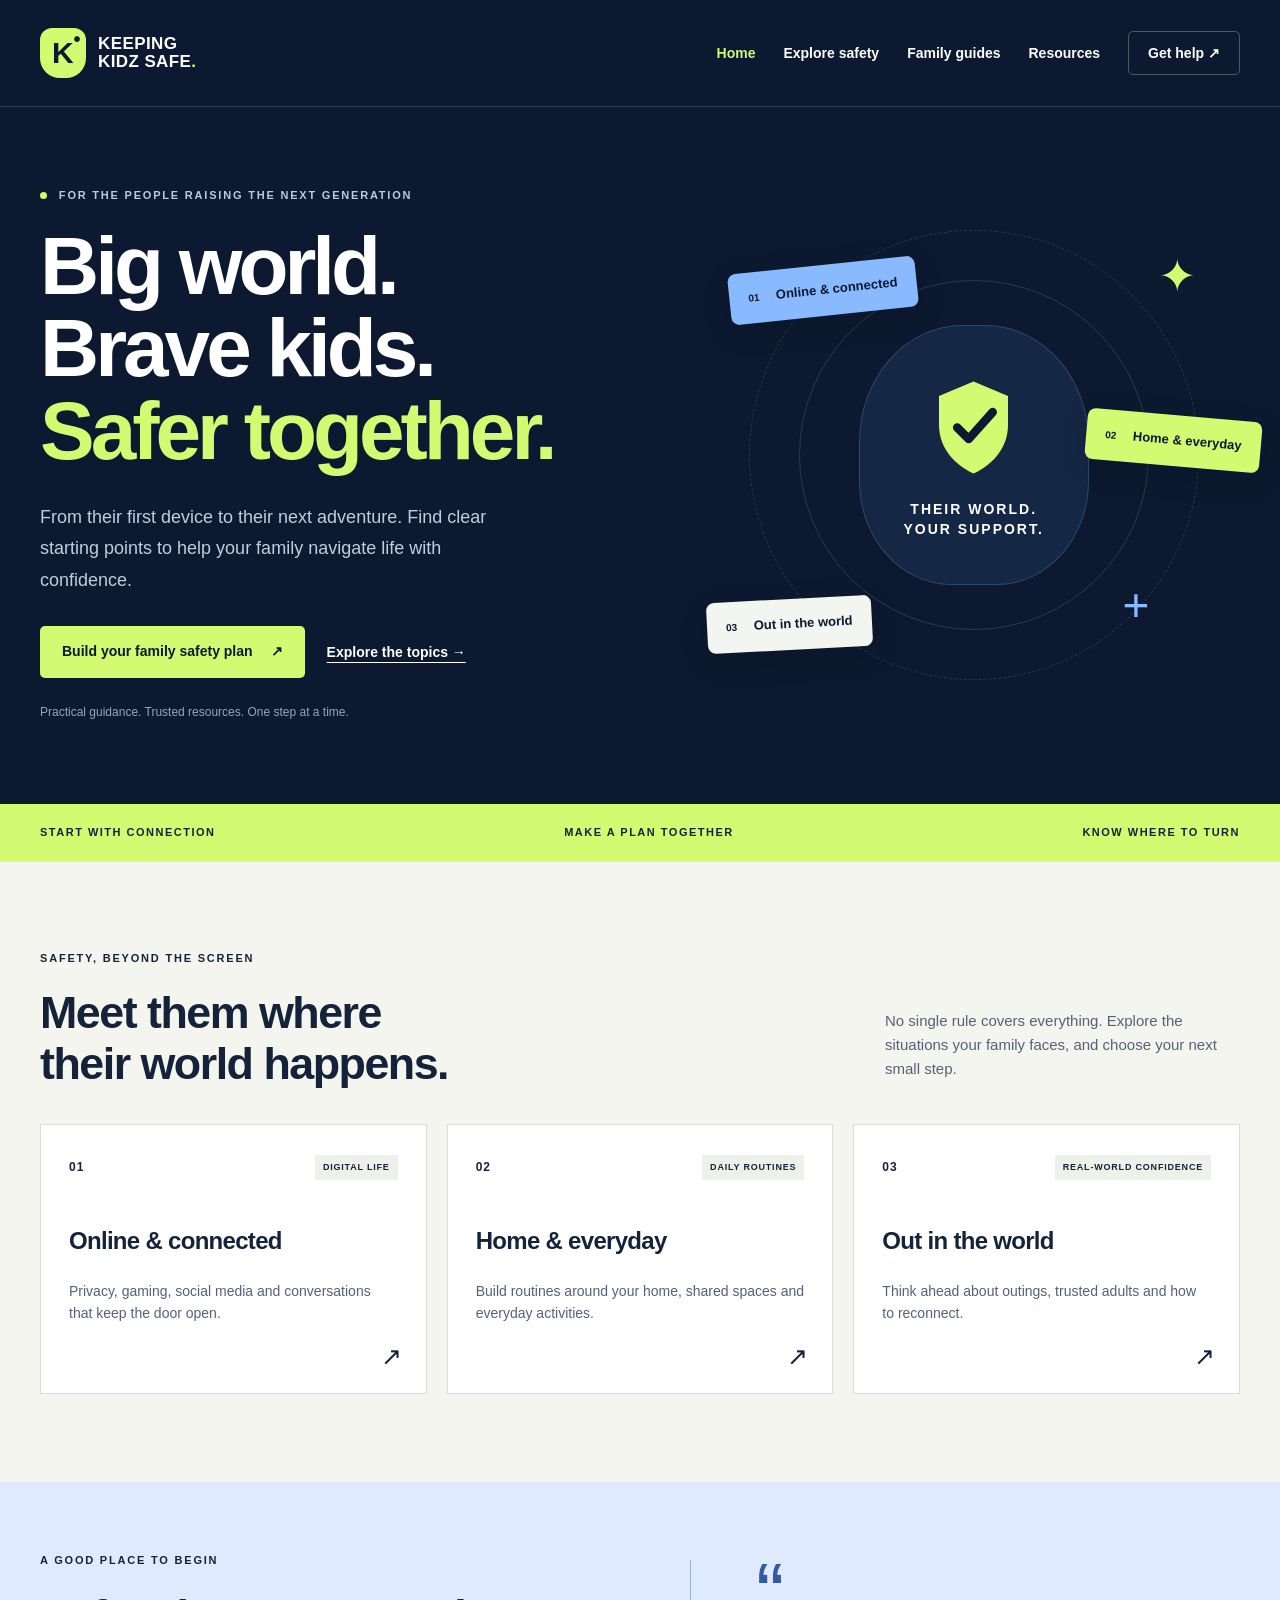
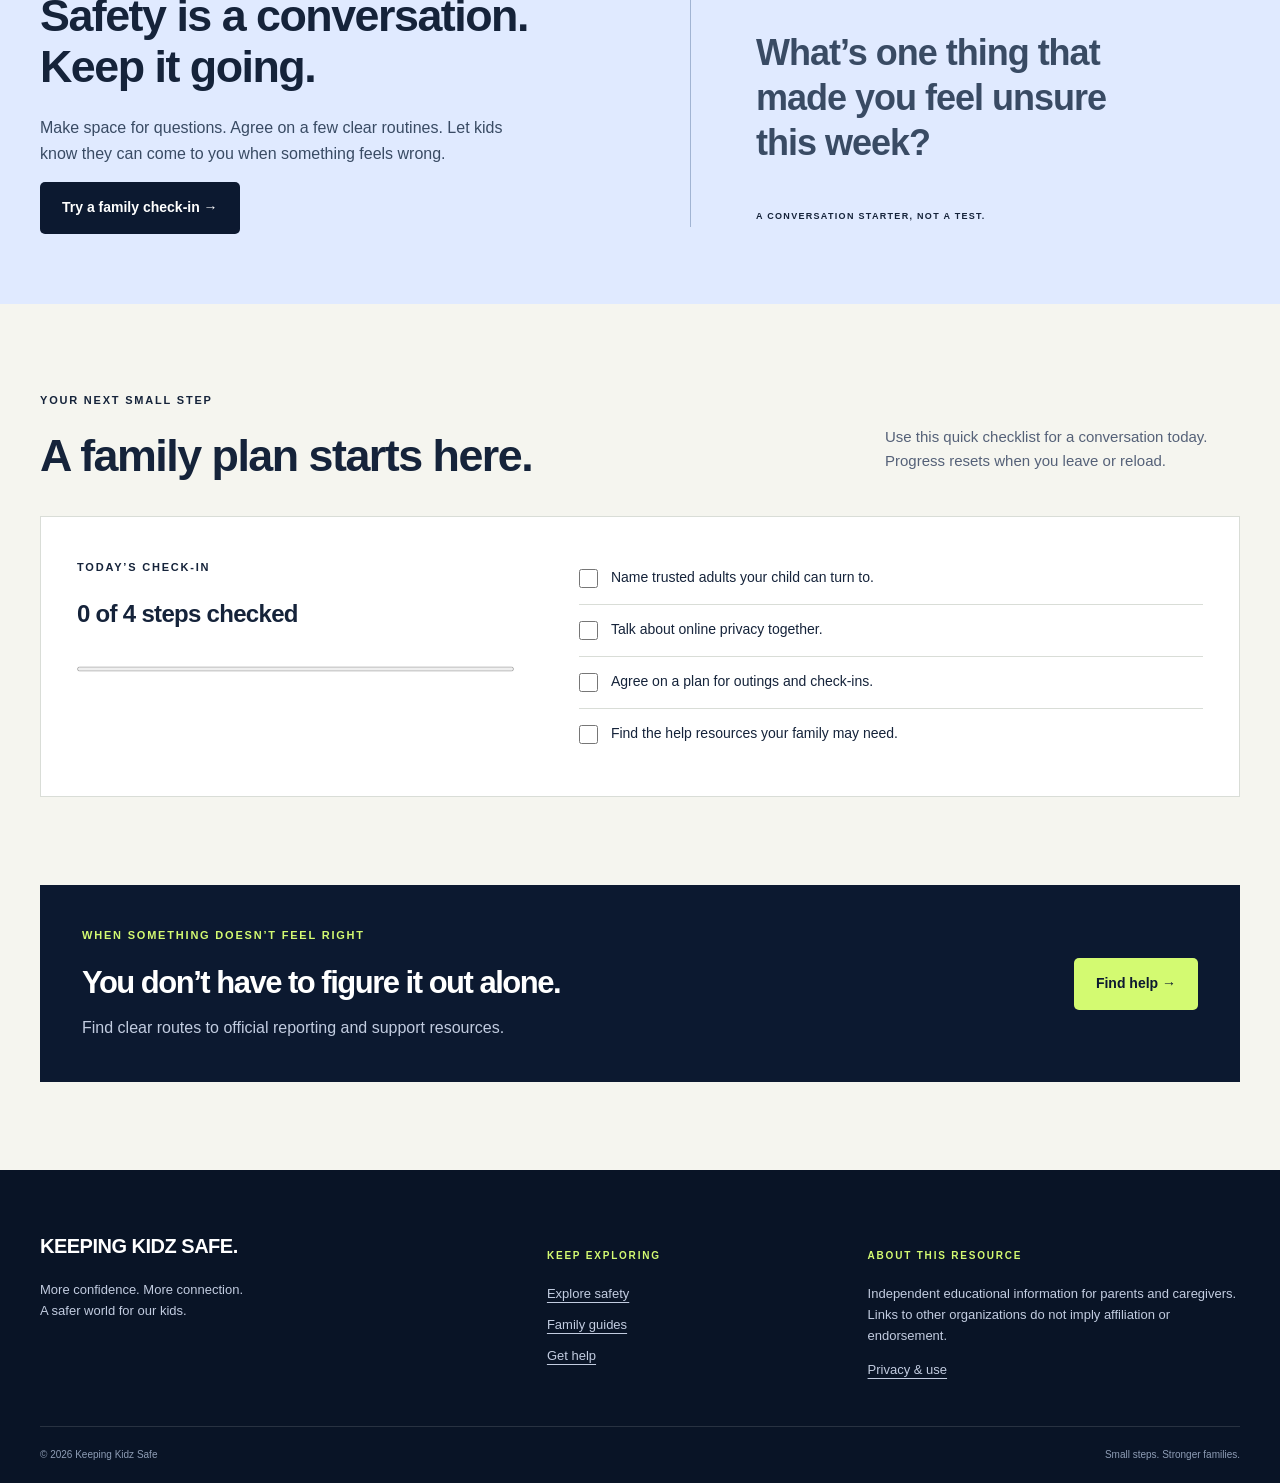
<file: index.html>
<!doctype html>
<html lang="en">
<head>
<meta charset="utf-8">
<meta name="viewport" content="width=device-width,initial-scale=1">
<meta name="description" content="Practical starting points for families: online safety, everyday safety, trusted resources and help.">
<meta name="referrer" content="strict-origin-when-cross-origin">
<title>Home | Keeping Kidz Safe</title>
<link rel="stylesheet" href="/styles.css">
<script src="/script.js" defer>
</script>
</head>
<body>
<a class="skip" href="#main">Skip to content</a>
<header>
<div class="wrap topbar">
<a class="brand" href="/" aria-label="Keeping Kidz Safe home">
<span class="brand-icon" aria-hidden="true">K<span>•</span>
</span>
<span>KEEPING<br>KIDZ SAFE<span class="brand-dot">.</span>
</span>
</a>
<button class="menu" aria-controls="navigation" aria-expanded="false">Menu</button>
<nav id="navigation">
<a href="/" aria-current="page">Home</a>
<a href="/learn.html">Explore safety</a>
<a href="/guides.html">Family guides</a>
<a href="/tools.html">Resources</a>
<a class="help-link" href="/help.html">Get help <span aria-hidden="true">↗</span>
</a>
</nav>
</div>
</header>
<main id="main">
<section class="hero">
<div class="wrap hero-grid">
<div>
<p class="eyebrow">
<span class="status-dot">
</span> FOR THE PEOPLE RAISING THE NEXT GENERATION</p>
<h1>Big world.<br>Brave kids.<br>
<span>Safer together.</span>
</h1>
<p class="lead">From their first device to their next adventure. Find clear starting points to help your family navigate life with confidence.</p>
<div class="actions">
<a class="button lime" href="/guides.html">Build your family safety plan <span aria-hidden="true">↗</span>
</a>
<a class="text-link light" href="/learn.html">Explore the topics →</a>
</div>
<p class="hero-note">Practical guidance. Trusted resources. One step at a time.</p>
</div>
<div class="orbit" aria-label="Child safety begins with connection, online, at home and out in the world">
<div class="orbit-ring ring-one">
</div>
<div class="orbit-ring ring-two">
</div>
<div class="orbit-center">
<svg viewBox="0 0 120 120" aria-hidden="true">
<path d="M60 12 96 27v30c0 25-17 42-36 51C41 99 24 82 24 57V27z"/>
<path class="check" d="m43 60 12 12 25-28"/>
</svg>
<strong>THEIR WORLD.<br>YOUR SUPPORT.</strong>
</div>
<div class="orbit-label label-one">
<span>01</span> Online &amp; connected</div>
<div class="orbit-label label-two">
<span>02</span> Home &amp; everyday</div>
<div class="orbit-label label-three">
<span>03</span> Out in the world</div>
<span class="spark spark-one">✦</span>
<span class="spark spark-two">+</span>
</div>
</div>
</section>
<div class="principles">
<div class="wrap">
<span>START WITH CONNECTION</span>
<span>MAKE A PLAN TOGETHER</span>
<span>KNOW WHERE TO TURN</span>
</div>
</div>
<section class="section wrap">
<div class="section-heading">
<div>
<p class="eyebrow">SAFETY, BEYOND THE SCREEN</p>
<h2>Meet them where<br>their world happens.</h2>
</div>
<p>No single rule covers everything. Explore the situations your family faces, and choose your next small step.</p>
</div>
<div class="topics">
<a class="topic-card" href="/learn.html#online">
<div class="card-top">
<span class="number">01</span>
<span class="tag">DIGITAL LIFE</span>
</div>
<h3>Online & connected</h3>
<p>Privacy, gaming, social media and conversations that keep the door open.</p>
<span class="card-arrow" aria-hidden="true">↗</span>
</a>
<a class="topic-card" href="/learn.html#everyday">
<div class="card-top">
<span class="number">02</span>
<span class="tag">DAILY ROUTINES</span>
</div>
<h3>Home & everyday</h3>
<p>Build routines around your home, shared spaces and everyday activities.</p>
<span class="card-arrow" aria-hidden="true">↗</span>
</a>
<a class="topic-card" href="/learn.html#world">
<div class="card-top">
<span class="number">03</span>
<span class="tag">REAL-WORLD CONFIDENCE</span>
</div>
<h3>Out in the world</h3>
<p>Think ahead about outings, trusted adults and how to reconnect.</p>
<span class="card-arrow" aria-hidden="true">↗</span>
</a>
</div>
</section>
<section class="plan-band">
<div class="wrap plan-grid">
<div>
<p class="eyebrow">A GOOD PLACE TO BEGIN</p>
<h2>Safety is a conversation.<br>Keep it going.</h2>
<p>Make space for questions. Agree on a few clear routines. Let kids know they can come to you when something feels wrong.</p>
<a class="button dark" href="/guides.html#conversation">Try a family check-in →</a>
</div>
<div class="conversation">
<span class="quote-mark" aria-hidden="true">“</span>
<p>What’s one thing that<br>made you feel unsure<br>this week?</p>
<span>A CONVERSATION STARTER, NOT A TEST.</span>
</div>
</div>
</section>
<section class="section wrap">
<div class="section-heading">
<div>
<p class="eyebrow">YOUR NEXT SMALL STEP</p>
<h2>A family plan starts here.</h2>
</div>
<p>Use this quick checklist for a conversation today. Progress resets when you leave or reload.</p>
</div>
<div class="checklist-panel">
<div>
<span class="eyebrow">TODAY’S CHECK-IN</span>
<h3 data-progress aria-live="polite">0 of 4 steps checked</h3>
<progress value="0" max="4" aria-label="Family checklist progress">
</progress>
</div>
<fieldset>
<legend class="sr-only">Family safety starting points</legend>
<label>
<input type="checkbox"> Name trusted adults your child can turn to.</label>
<label>
<input type="checkbox"> Talk about online privacy together.</label>
<label>
<input type="checkbox"> Agree on a plan for outings and check-ins.</label>
<label>
<input type="checkbox"> Find the help resources your family may need.</label>
</fieldset>
</div>
</section>
<section class="help-band wrap">
<div>
<p class="eyebrow">WHEN SOMETHING DOESN’T FEEL RIGHT</p>
<h2>You don’t have to figure it out alone.</h2>
<p>Find clear routes to official reporting and support resources.</p>
</div>
<a class="button lime" href="/help.html">Find help →</a>
</section>
</main>
<footer>
<div class="wrap footer-grid">
<div>
<a class="footer-brand" href="/">KEEPING KIDZ SAFE.</a>
<p>More confidence. More connection.<br>A safer world for our kids.</p>
</div>
<div>
<p class="eyebrow">KEEP EXPLORING</p>
<a href="/learn.html">Explore safety</a>
<a href="/guides.html">Family guides</a>
<a href="/help.html">Get help</a>
</div>
<div>
<p class="eyebrow">ABOUT THIS RESOURCE</p>
<p>Independent educational information for parents and caregivers. Links to other organizations do not imply affiliation or endorsement.</p>
<a href="/privacy.html">Privacy &amp; use</a>
</div>
</div>
<div class="wrap footer-bottom">
<span>© 2026 Keeping Kidz Safe</span>
<span>Small steps. Stronger families.</span>
</div>
</footer>
</body>
</html>
</file>
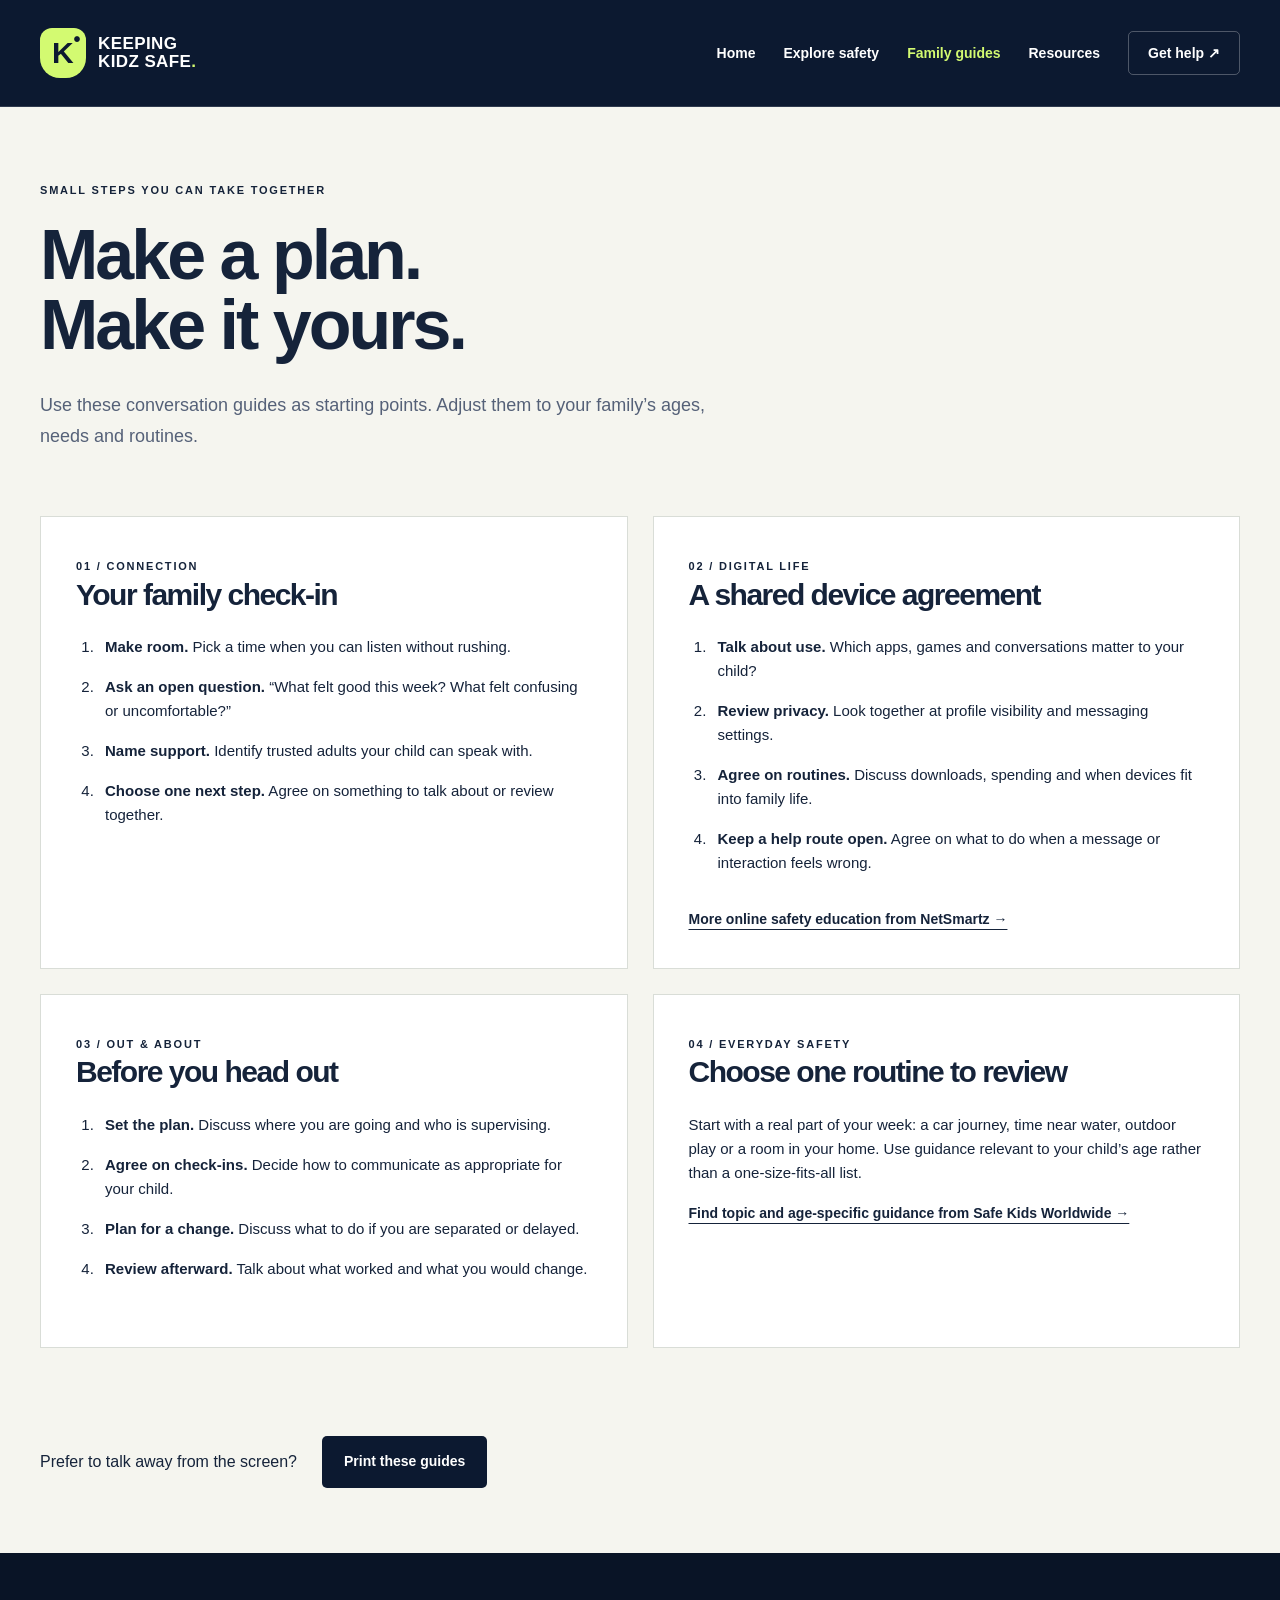
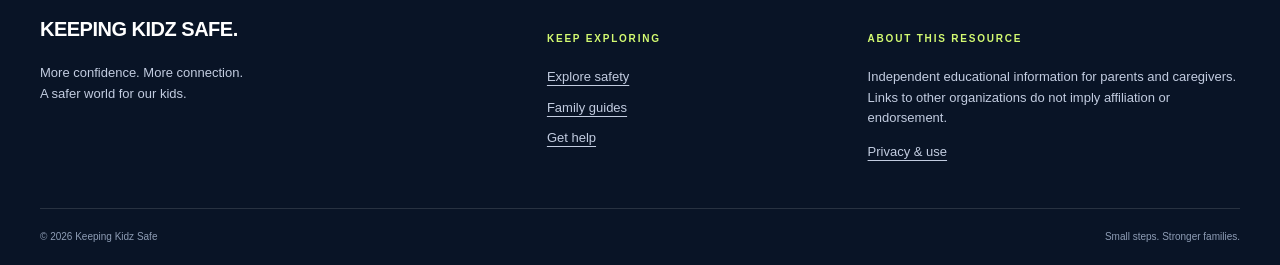
<file: guides.html>
<!doctype html>
<html lang="en">
<head>
<meta charset="utf-8">
<meta name="viewport" content="width=device-width,initial-scale=1">
<meta name="description" content="Practical starting points for families: online safety, everyday safety, trusted resources and help.">
<meta name="referrer" content="strict-origin-when-cross-origin">
<title>Family guides | Keeping Kidz Safe</title>
<link rel="stylesheet" href="/styles.css">
<script src="/script.js" defer>
</script>
</head>
<body>
<a class="skip" href="#main">Skip to content</a>
<header>
<div class="wrap topbar">
<a class="brand" href="/" aria-label="Keeping Kidz Safe home">
<span class="brand-icon" aria-hidden="true">K<span>•</span>
</span>
<span>KEEPING<br>KIDZ SAFE<span class="brand-dot">.</span>
</span>
</a>
<button class="menu" aria-controls="navigation" aria-expanded="false">Menu</button>
<nav id="navigation">
<a href="/">Home</a>
<a href="/learn.html">Explore safety</a>
<a href="/guides.html" aria-current="page">Family guides</a>
<a href="/tools.html">Resources</a>
<a class="help-link" href="/help.html">Get help <span aria-hidden="true">↗</span>
</a>
</nav>
</div>
</header>
<main id="main">
<section class="page-hero wrap">
<p class="eyebrow">SMALL STEPS YOU CAN TAKE TOGETHER</p>
<h1>Make a plan.<br>Make it yours.</h1>
<p class="lead">Use these conversation guides as starting points. Adjust them to your family’s ages, needs and routines.</p>
</section>
<section class="section wrap guides">
<article id="conversation">
<span class="eyebrow">01 / CONNECTION</span>
<h2>Your family check-in</h2>
<ol>
<li>
<strong>Make room.</strong> Pick a time when you can listen without rushing.</li>
<li>
<strong>Ask an open question.</strong> “What felt good this week? What felt confusing or uncomfortable?”</li>
<li>
<strong>Name support.</strong> Identify trusted adults your child can speak with.</li>
<li>
<strong>Choose one next step.</strong> Agree on something to talk about or review together.</li>
</ol>
</article>
<article id="devices">
<span class="eyebrow">02 / DIGITAL LIFE</span>
<h2>A shared device agreement</h2>
<ol>
<li>
<strong>Talk about use.</strong> Which apps, games and conversations matter to your child?</li>
<li>
<strong>Review privacy.</strong> Look together at profile visibility and messaging settings.</li>
<li>
<strong>Agree on routines.</strong> Discuss downloads, spending and when devices fit into family life.</li>
<li>
<strong>Keep a help route open.</strong> Agree on what to do when a message or interaction feels wrong.</li>
</ol>
<a class="text-link" href="https://www.missingkids.org/netsmartz/home" rel="noopener noreferrer">More online safety education from NetSmartz →</a>
</article>
<article id="outings">
<span class="eyebrow">03 / OUT &amp; ABOUT</span>
<h2>Before you head out</h2>
<ol>
<li>
<strong>Set the plan.</strong> Discuss where you are going and who is supervising.</li>
<li>
<strong>Agree on check-ins.</strong> Decide how to communicate as appropriate for your child.</li>
<li>
<strong>Plan for a change.</strong> Discuss what to do if you are separated or delayed.</li>
<li>
<strong>Review afterward.</strong> Talk about what worked and what you would change.</li>
</ol>
</article>
<article>
<span class="eyebrow">04 / EVERYDAY SAFETY</span>
<h2>Choose one routine to review</h2>
<p>Start with a real part of your week: a car journey, time near water, outdoor play or a room in your home. Use guidance relevant to your child’s age rather than a one-size-fits-all list.</p>
<a class="text-link" href="https://www.safekids.org/safetytips" rel="noopener noreferrer">Find topic and age-specific guidance from Safe Kids Worldwide →</a>
</article>
</section>
<div class="wrap print-bar">
<p>Prefer to talk away from the screen?</p>
<button class="button dark" data-print>Print these guides</button>
</div>
</main>
<footer>
<div class="wrap footer-grid">
<div>
<a class="footer-brand" href="/">KEEPING KIDZ SAFE.</a>
<p>More confidence. More connection.<br>A safer world for our kids.</p>
</div>
<div>
<p class="eyebrow">KEEP EXPLORING</p>
<a href="/learn.html">Explore safety</a>
<a href="/guides.html">Family guides</a>
<a href="/help.html">Get help</a>
</div>
<div>
<p class="eyebrow">ABOUT THIS RESOURCE</p>
<p>Independent educational information for parents and caregivers. Links to other organizations do not imply affiliation or endorsement.</p>
<a href="/privacy.html">Privacy &amp; use</a>
</div>
</div>
<div class="wrap footer-bottom">
<span>© 2026 Keeping Kidz Safe</span>
<span>Small steps. Stronger families.</span>
</div>
</footer>
</body>
</html>
</file>
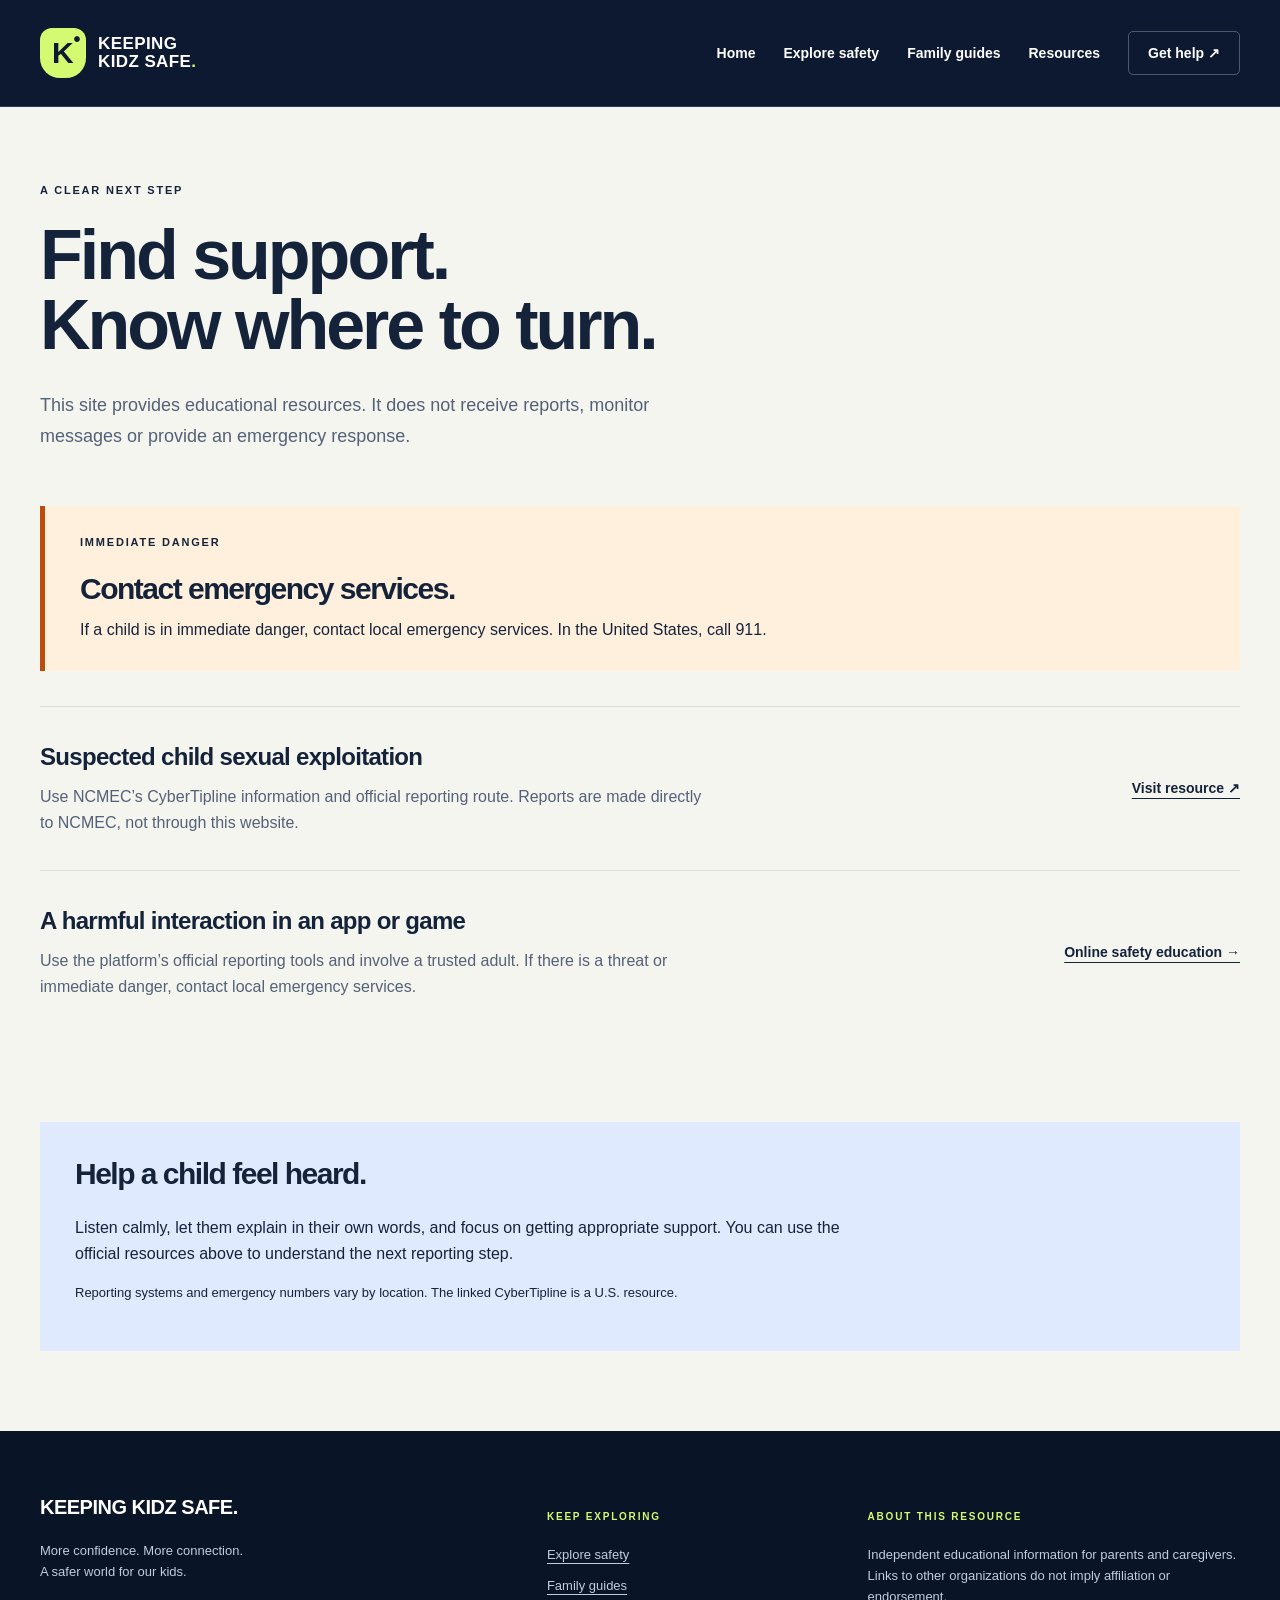
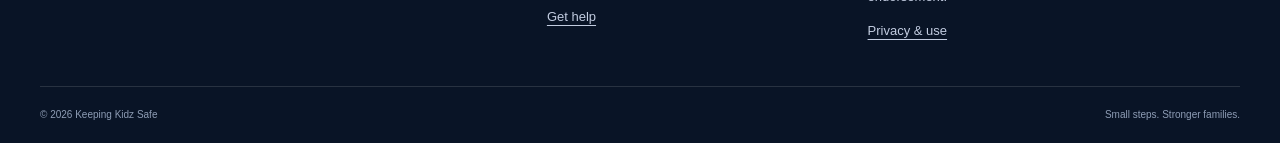
<file: help.html>
<!doctype html>
<html lang="en">
<head>
<meta charset="utf-8">
<meta name="viewport" content="width=device-width,initial-scale=1">
<meta name="description" content="Practical starting points for families: online safety, everyday safety, trusted resources and help.">
<meta name="referrer" content="strict-origin-when-cross-origin">
<title>Get help | Keeping Kidz Safe</title>
<link rel="stylesheet" href="/styles.css">
<script src="/script.js" defer>
</script>
</head>
<body>
<a class="skip" href="#main">Skip to content</a>
<header>
<div class="wrap topbar">
<a class="brand" href="/" aria-label="Keeping Kidz Safe home">
<span class="brand-icon" aria-hidden="true">K<span>•</span>
</span>
<span>KEEPING<br>KIDZ SAFE<span class="brand-dot">.</span>
</span>
</a>
<button class="menu" aria-controls="navigation" aria-expanded="false">Menu</button>
<nav id="navigation">
<a href="/">Home</a>
<a href="/learn.html">Explore safety</a>
<a href="/guides.html">Family guides</a>
<a href="/tools.html">Resources</a>
<a class="help-link" href="/help.html">Get help <span aria-hidden="true">↗</span>
</a>
</nav>
</div>
</header>
<main id="main">
<section class="page-hero wrap">
<p class="eyebrow">A CLEAR NEXT STEP</p>
<h1>Find support.<br>Know where to turn.</h1>
<p class="lead">This site provides educational resources. It does not receive reports, monitor messages or provide an emergency response.</p>
</section>
<section class="wrap emergency">
<p class="eyebrow">IMMEDIATE DANGER</p>
<h2>Contact emergency services.</h2>
<p>If a child is in immediate danger, contact local emergency services. In the United States, call 911.</p>
</section>
<section class="section wrap resource-list">
<article class="resource">
<div>
<h3>Suspected child sexual exploitation</h3>
<p>Use NCMEC’s CyberTipline information and official reporting route. Reports are made directly to NCMEC, not through this website.</p>
</div>
<a class="text-link" href="https://www.missingkids.org/gethelpnow/cybertipline" rel="noopener noreferrer">Visit resource <span aria-hidden="true">↗</span>
</a>
</article>
<article class="resource">
<div>
<h3>A harmful interaction in an app or game</h3>
<p>Use the platform’s official reporting tools and involve a trusted adult. If there is a threat or immediate danger, contact local emergency services.</p>
</div>
<a class="text-link" href="https://www.missingkids.org/netsmartz/home" rel="noopener noreferrer">Online safety education →</a>
</article>
</section>
<section class="wrap note-panel">
<h2>Help a child feel heard.</h2>
<p>Listen calmly, let them explain in their own words, and focus on getting appropriate support. You can use the official resources above to understand the next reporting step.</p>
<p class="small">Reporting systems and emergency numbers vary by location. The linked CyberTipline is a U.S. resource.</p>
</section>
</main>
<footer>
<div class="wrap footer-grid">
<div>
<a class="footer-brand" href="/">KEEPING KIDZ SAFE.</a>
<p>More confidence. More connection.<br>A safer world for our kids.</p>
</div>
<div>
<p class="eyebrow">KEEP EXPLORING</p>
<a href="/learn.html">Explore safety</a>
<a href="/guides.html">Family guides</a>
<a href="/help.html">Get help</a>
</div>
<div>
<p class="eyebrow">ABOUT THIS RESOURCE</p>
<p>Independent educational information for parents and caregivers. Links to other organizations do not imply affiliation or endorsement.</p>
<a href="/privacy.html">Privacy &amp; use</a>
</div>
</div>
<div class="wrap footer-bottom">
<span>© 2026 Keeping Kidz Safe</span>
<span>Small steps. Stronger families.</span>
</div>
</footer>
</body>
</html>
</file>
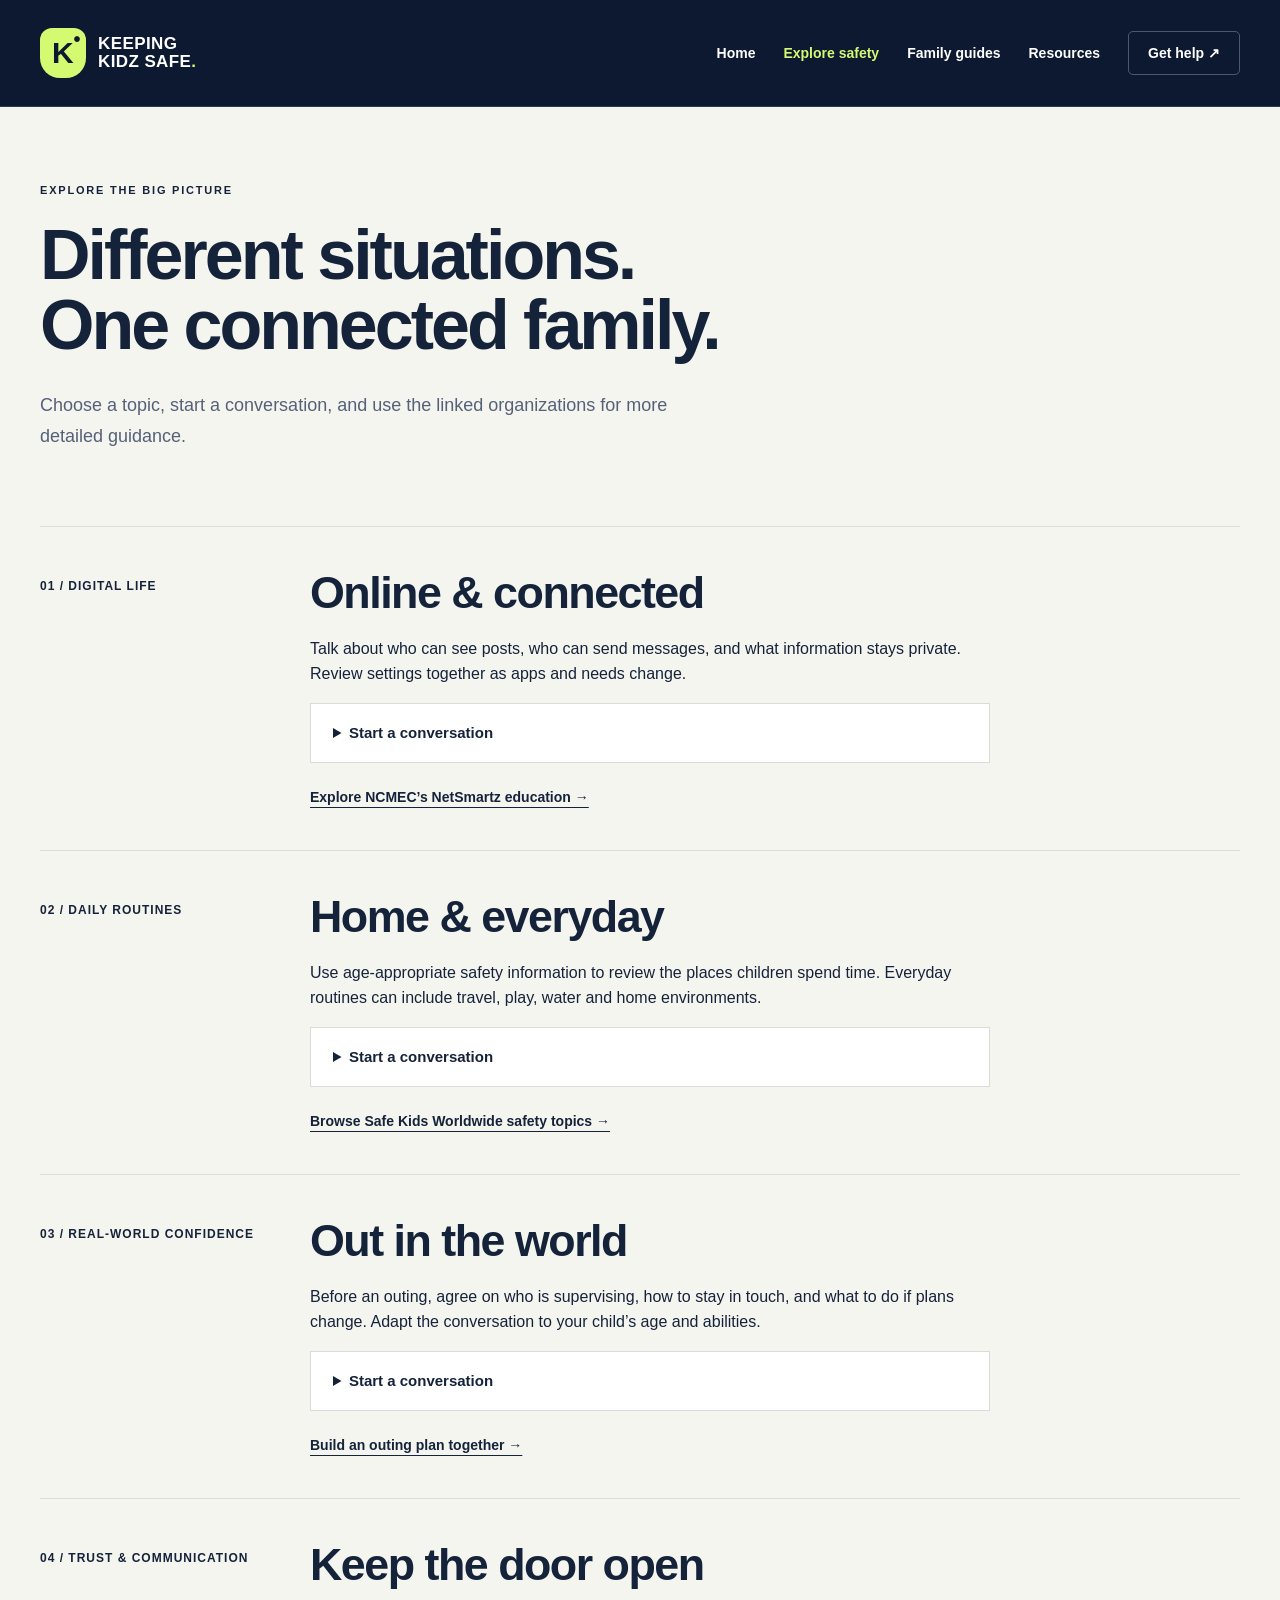
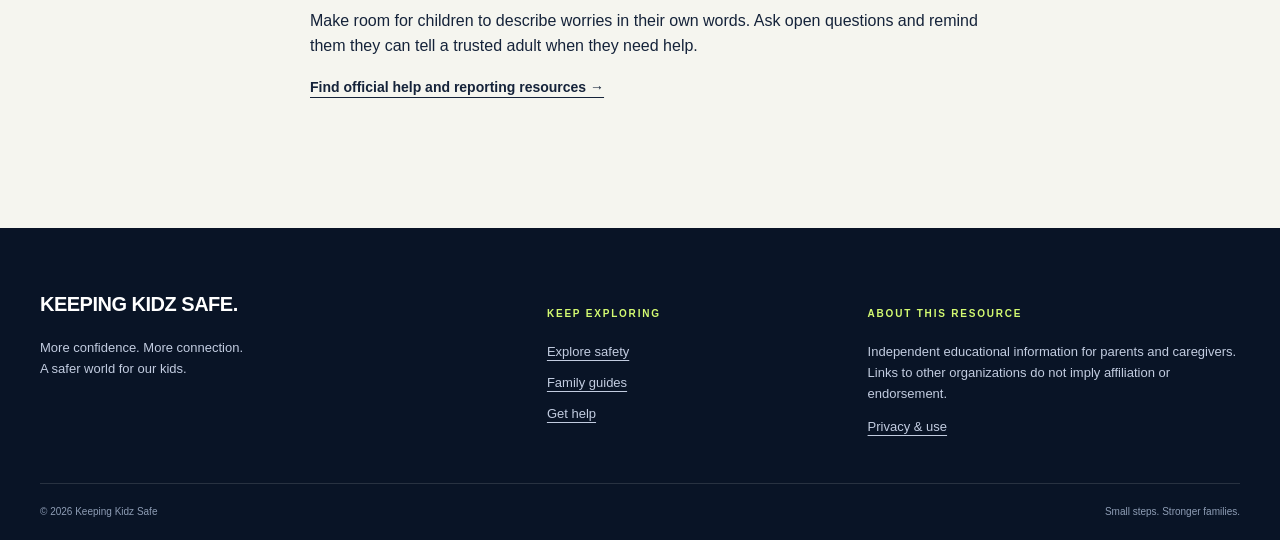
<file: learn.html>
<!doctype html>
<html lang="en">
<head>
<meta charset="utf-8">
<meta name="viewport" content="width=device-width,initial-scale=1">
<meta name="description" content="Practical starting points for families: online safety, everyday safety, trusted resources and help.">
<meta name="referrer" content="strict-origin-when-cross-origin">
<title>Explore safety | Keeping Kidz Safe</title>
<link rel="stylesheet" href="/styles.css">
<script src="/script.js" defer>
</script>
</head>
<body>
<a class="skip" href="#main">Skip to content</a>
<header>
<div class="wrap topbar">
<a class="brand" href="/" aria-label="Keeping Kidz Safe home">
<span class="brand-icon" aria-hidden="true">K<span>•</span>
</span>
<span>KEEPING<br>KIDZ SAFE<span class="brand-dot">.</span>
</span>
</a>
<button class="menu" aria-controls="navigation" aria-expanded="false">Menu</button>
<nav id="navigation">
<a href="/">Home</a>
<a href="/learn.html" aria-current="page">Explore safety</a>
<a href="/guides.html">Family guides</a>
<a href="/tools.html">Resources</a>
<a class="help-link" href="/help.html">Get help <span aria-hidden="true">↗</span>
</a>
</nav>
</div>
</header>
<main id="main">
<section class="page-hero wrap">
<p class="eyebrow">EXPLORE THE BIG PICTURE</p>
<h1>Different situations.<br>One connected family.</h1>
<p class="lead">Choose a topic, start a conversation, and use the linked organizations for more detailed guidance.</p>
</section>
<section class="wrap section topic-list">
<article id="online">
<span class="number">01 / DIGITAL LIFE</span>
<h2>Online &amp; connected</h2>
<p>Talk about who can see posts, who can send messages, and what information stays private. Review settings together as apps and needs change.</p>
<details>
<summary>Start a conversation</summary>
<p>“What do you like about the apps or games you use? What would you do if a message made you uncomfortable?”</p>
</details>
<a class="text-link" href="https://www.missingkids.org/netsmartz/home" rel="noopener noreferrer">Explore NCMEC’s NetSmartz education →</a>
</article>
<article id="everyday">
<span class="number">02 / DAILY ROUTINES</span>
<h2>Home &amp; everyday</h2>
<p>Use age-appropriate safety information to review the places children spend time. Everyday routines can include travel, play, water and home environments.</p>
<details>
<summary>Start a conversation</summary>
<p>“Which parts of our daily routine could we plan more carefully? What questions should we look up together?”</p>
</details>
<a class="text-link" href="https://www.safekids.org/safetytips" rel="noopener noreferrer">Browse Safe Kids Worldwide safety topics →</a>
</article>
<article id="world">
<span class="number">03 / REAL-WORLD CONFIDENCE</span>
<h2>Out in the world</h2>
<p>Before an outing, agree on who is supervising, how to stay in touch, and what to do if plans change. Adapt the conversation to your child’s age and abilities.</p>
<details>
<summary>Start a conversation</summary>
<p>“If we get separated or a plan changes, who could you ask for help? How will we find each other?”</p>
</details>
<a class="text-link" href="/guides.html#outings">Build an outing plan together →</a>
</article>
<article id="connection">
<span class="number">04 / TRUST &amp; COMMUNICATION</span>
<h2>Keep the door open</h2>
<p>Make room for children to describe worries in their own words. Ask open questions and remind them they can tell a trusted adult when they need help.</p>
<a class="text-link" href="/help.html">Find official help and reporting resources →</a>
</article>
</section>
</main>
<footer>
<div class="wrap footer-grid">
<div>
<a class="footer-brand" href="/">KEEPING KIDZ SAFE.</a>
<p>More confidence. More connection.<br>A safer world for our kids.</p>
</div>
<div>
<p class="eyebrow">KEEP EXPLORING</p>
<a href="/learn.html">Explore safety</a>
<a href="/guides.html">Family guides</a>
<a href="/help.html">Get help</a>
</div>
<div>
<p class="eyebrow">ABOUT THIS RESOURCE</p>
<p>Independent educational information for parents and caregivers. Links to other organizations do not imply affiliation or endorsement.</p>
<a href="/privacy.html">Privacy &amp; use</a>
</div>
</div>
<div class="wrap footer-bottom">
<span>© 2026 Keeping Kidz Safe</span>
<span>Small steps. Stronger families.</span>
</div>
</footer>
</body>
</html>
</file>
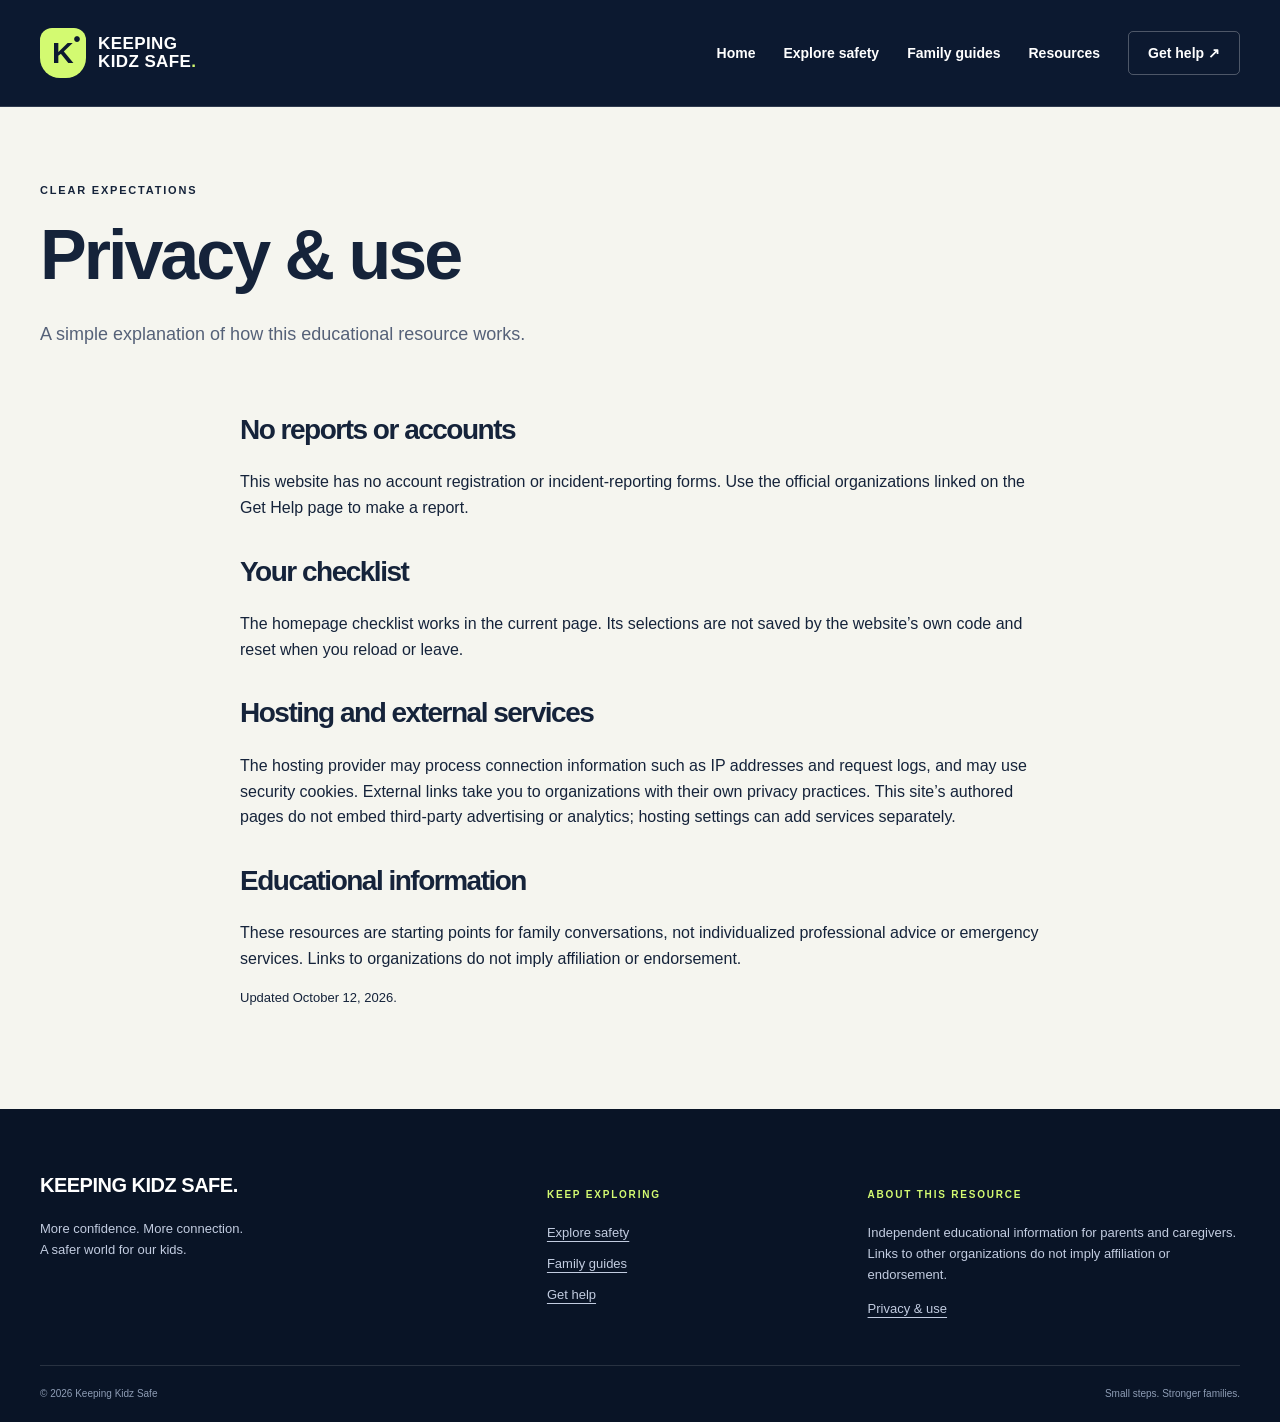
<file: privacy.html>
<!doctype html>
<html lang="en">
<head>
<meta charset="utf-8">
<meta name="viewport" content="width=device-width,initial-scale=1">
<meta name="description" content="Practical starting points for families: online safety, everyday safety, trusted resources and help.">
<meta name="referrer" content="strict-origin-when-cross-origin">
<title>Privacy & use | Keeping Kidz Safe</title>
<link rel="stylesheet" href="/styles.css">
<script src="/script.js" defer>
</script>
</head>
<body>
<a class="skip" href="#main">Skip to content</a>
<header>
<div class="wrap topbar">
<a class="brand" href="/" aria-label="Keeping Kidz Safe home">
<span class="brand-icon" aria-hidden="true">K<span>•</span>
</span>
<span>KEEPING<br>KIDZ SAFE<span class="brand-dot">.</span>
</span>
</a>
<button class="menu" aria-controls="navigation" aria-expanded="false">Menu</button>
<nav id="navigation">
<a href="/">Home</a>
<a href="/learn.html">Explore safety</a>
<a href="/guides.html">Family guides</a>
<a href="/tools.html">Resources</a>
<a class="help-link" href="/help.html">Get help <span aria-hidden="true">↗</span>
</a>
</nav>
</div>
</header>
<main id="main">
<section class="page-hero wrap">
<p class="eyebrow">CLEAR EXPECTATIONS</p>
<h1>Privacy &amp; use</h1>
<p class="lead">A simple explanation of how this educational resource works.</p>
</section>
<section class="section wrap prose">
<h2>No reports or accounts</h2>
<p>This website has no account registration or incident-reporting forms. Use the official organizations linked on the Get Help page to make a report.</p>
<h2>Your checklist</h2>
<p>The homepage checklist works in the current page. Its selections are not saved by the website’s own code and reset when you reload or leave.</p>
<h2>Hosting and external services</h2>
<p>The hosting provider may process connection information such as IP addresses and request logs, and may use security cookies. External links take you to organizations with their own privacy practices. This site’s authored pages do not embed third-party advertising or analytics; hosting settings can add services separately.</p>
<h2>Educational information</h2>
<p>These resources are starting points for family conversations, not individualized professional advice or emergency services. Links to organizations do not imply affiliation or endorsement.</p>
<p class="small">Updated October 12, 2026.</p>
</section>
</main>
<footer>
<div class="wrap footer-grid">
<div>
<a class="footer-brand" href="/">KEEPING KIDZ SAFE.</a>
<p>More confidence. More connection.<br>A safer world for our kids.</p>
</div>
<div>
<p class="eyebrow">KEEP EXPLORING</p>
<a href="/learn.html">Explore safety</a>
<a href="/guides.html">Family guides</a>
<a href="/help.html">Get help</a>
</div>
<div>
<p class="eyebrow">ABOUT THIS RESOURCE</p>
<p>Independent educational information for parents and caregivers. Links to other organizations do not imply affiliation or endorsement.</p>
<a href="/privacy.html">Privacy &amp; use</a>
</div>
</div>
<div class="wrap footer-bottom">
<span>© 2026 Keeping Kidz Safe</span>
<span>Small steps. Stronger families.</span>
</div>
</footer>
</body>
</html>
</file>
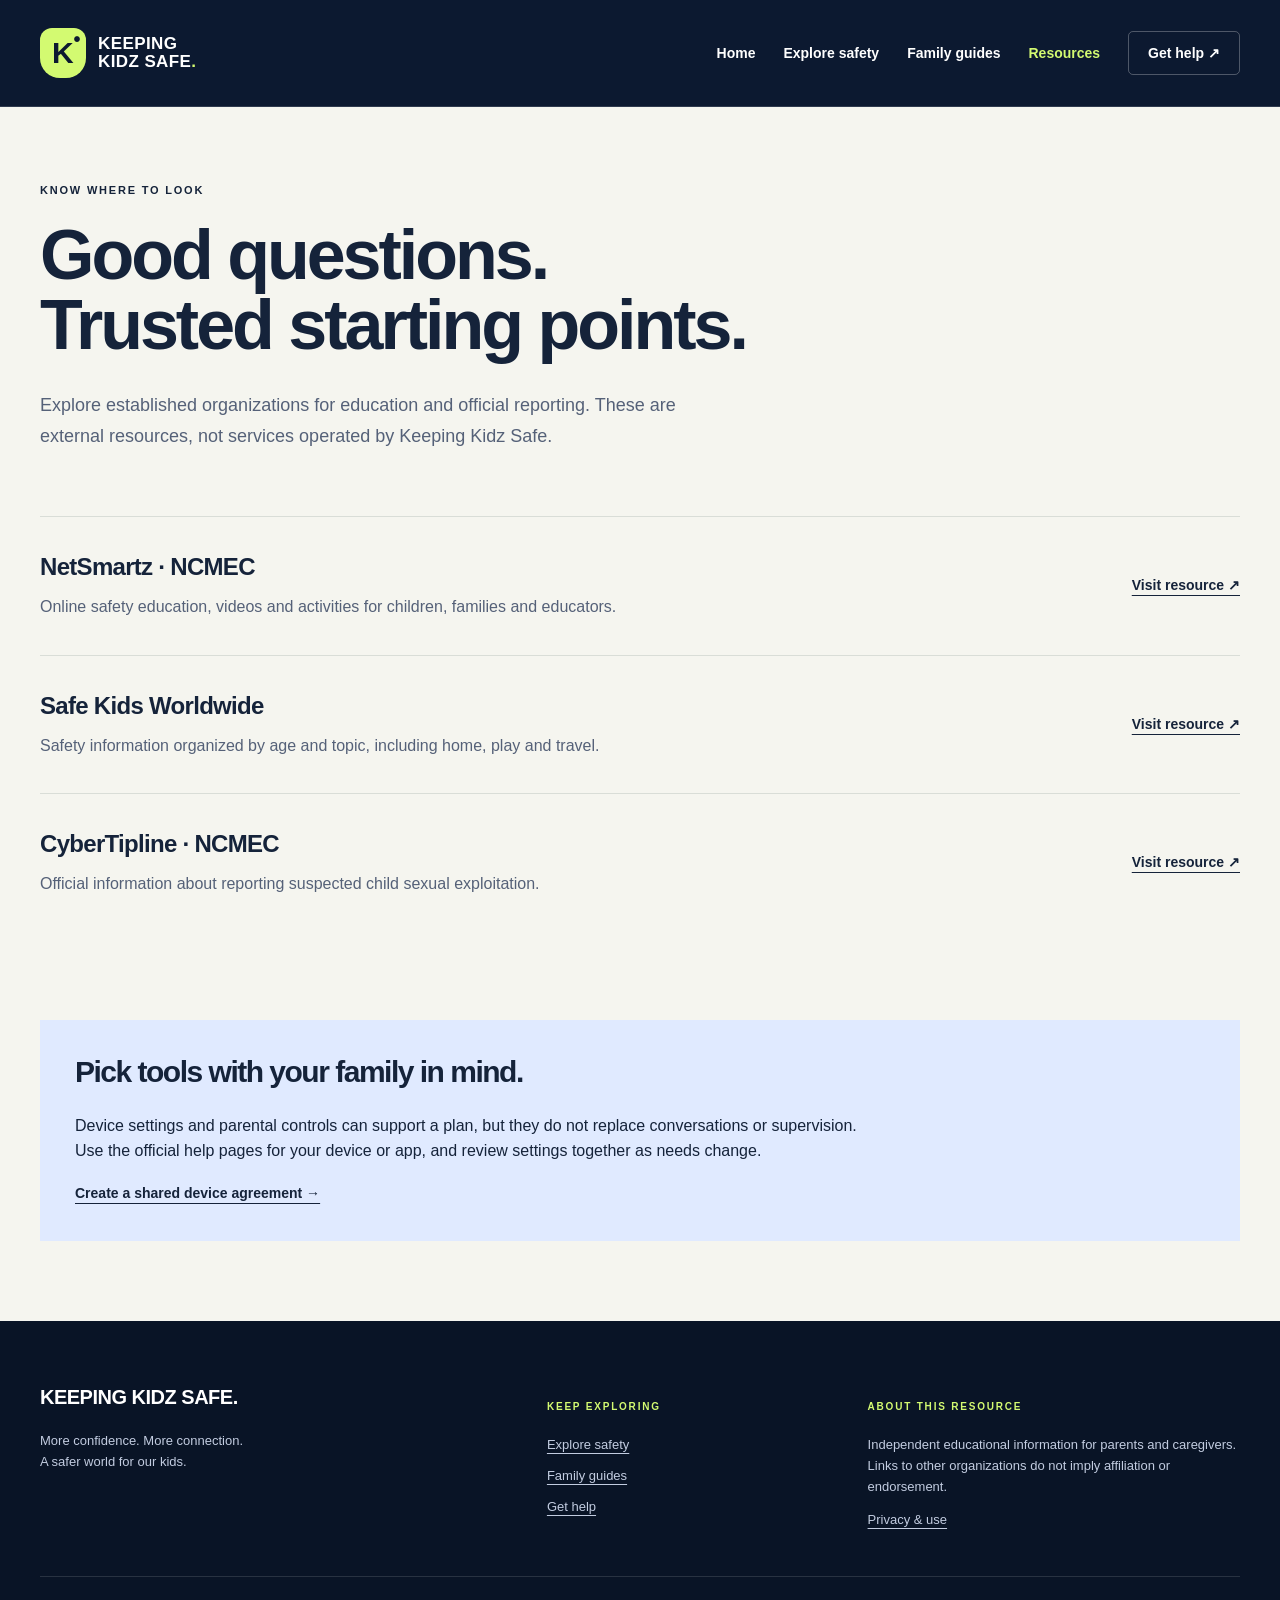
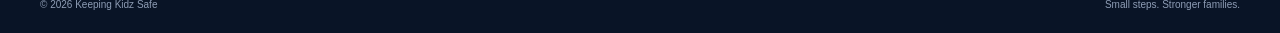
<file: tools.html>
<!doctype html>
<html lang="en">
<head>
<meta charset="utf-8">
<meta name="viewport" content="width=device-width,initial-scale=1">
<meta name="description" content="Practical starting points for families: online safety, everyday safety, trusted resources and help.">
<meta name="referrer" content="strict-origin-when-cross-origin">
<title>Resources | Keeping Kidz Safe</title>
<link rel="stylesheet" href="/styles.css">
<script src="/script.js" defer>
</script>
</head>
<body>
<a class="skip" href="#main">Skip to content</a>
<header>
<div class="wrap topbar">
<a class="brand" href="/" aria-label="Keeping Kidz Safe home">
<span class="brand-icon" aria-hidden="true">K<span>•</span>
</span>
<span>KEEPING<br>KIDZ SAFE<span class="brand-dot">.</span>
</span>
</a>
<button class="menu" aria-controls="navigation" aria-expanded="false">Menu</button>
<nav id="navigation">
<a href="/">Home</a>
<a href="/learn.html">Explore safety</a>
<a href="/guides.html">Family guides</a>
<a href="/tools.html" aria-current="page">Resources</a>
<a class="help-link" href="/help.html">Get help <span aria-hidden="true">↗</span>
</a>
</nav>
</div>
</header>
<main id="main">
<section class="page-hero wrap">
<p class="eyebrow">KNOW WHERE TO LOOK</p>
<h1>Good questions.<br>Trusted starting points.</h1>
<p class="lead">Explore established organizations for education and official reporting. These are external resources, not services operated by Keeping Kidz Safe.</p>
</section>
<section class="section wrap resource-list">
<article class="resource">
<div>
<h3>NetSmartz · NCMEC</h3>
<p>Online safety education, videos and activities for children, families and educators.</p>
</div>
<a class="text-link" href="https://www.missingkids.org/netsmartz/home" rel="noopener noreferrer">Visit resource <span aria-hidden="true">↗</span>
</a>
</article>
<article class="resource">
<div>
<h3>Safe Kids Worldwide</h3>
<p>Safety information organized by age and topic, including home, play and travel.</p>
</div>
<a class="text-link" href="https://www.safekids.org/safetytips" rel="noopener noreferrer">Visit resource <span aria-hidden="true">↗</span>
</a>
</article>
<article class="resource">
<div>
<h3>CyberTipline · NCMEC</h3>
<p>Official information about reporting suspected child sexual exploitation.</p>
</div>
<a class="text-link" href="https://www.missingkids.org/gethelpnow/cybertipline" rel="noopener noreferrer">Visit resource <span aria-hidden="true">↗</span>
</a>
</article>
</section>
<section class="wrap note-panel">
<h2>Pick tools with your family in mind.</h2>
<p>Device settings and parental controls can support a plan, but they do not replace conversations or supervision. Use the official help pages for your device or app, and review settings together as needs change.</p>
<a class="text-link" href="/guides.html#devices">Create a shared device agreement →</a>
</section>
</main>
<footer>
<div class="wrap footer-grid">
<div>
<a class="footer-brand" href="/">KEEPING KIDZ SAFE.</a>
<p>More confidence. More connection.<br>A safer world for our kids.</p>
</div>
<div>
<p class="eyebrow">KEEP EXPLORING</p>
<a href="/learn.html">Explore safety</a>
<a href="/guides.html">Family guides</a>
<a href="/help.html">Get help</a>
</div>
<div>
<p class="eyebrow">ABOUT THIS RESOURCE</p>
<p>Independent educational information for parents and caregivers. Links to other organizations do not imply affiliation or endorsement.</p>
<a href="/privacy.html">Privacy &amp; use</a>
</div>
</div>
<div class="wrap footer-bottom">
<span>© 2026 Keeping Kidz Safe</span>
<span>Small steps. Stronger families.</span>
</div>
</footer>
</body>
</html>
</file>
<file: styles.css>
:root {
  --navy:#0c1930;
  --ink:#15233a;
  --cream:#f5f5ef;
  --lime:#d3fa71;
  --blue:#89b9ff;
  --muted:#556178;
  --line:#d9ddd7
}
* {
  box-sizing:border-box
}
html {
  scroll-behavior:smooth;
  scroll-padding-top:110px
}
body {
  margin:0;
  background:var(--cream);
  color:var(--ink);
  font-family:Arial,Helvetica,sans-serif;
  line-height:1.6
}
a {
  color:inherit;
  text-decoration:none
}
button,input {
  font:inherit
}
a,button,input,summary {
  touch-action:manipulation
}
a:focus-visible,button:focus-visible,input:focus-visible,summary:focus-visible {
  outline:3px solid #5385dc;
  outline-offset:5px
}
.wrap {
  width:min(1200px,calc(100% - 80px));
  margin:auto
}
header {
  background:var(--navy);
  color:white;
  border-bottom:1px solid #ffffff25
}
.topbar {
  display:flex;
  align-items:center;
  justify-content:space-between;
  min-height:106px;
  gap:24px
}
.brand {
  display:flex;
  align-items:center;
  gap:12px;
  font-size:17px;
  font-weight:900;
  line-height:1.05;
  letter-spacing:.4px
}
.brand-icon {
  display:grid;
  place-content:center;
  width:46px;
  height:50px;
  background:var(--lime);
  color:var(--navy);
  border-radius:12px 12px 20px 20px;
  font-size:30px;
  position:relative
}
.brand-icon span {
  position:absolute;
  right:5px;
  top:1px;
  font-size:20px
}
.brand-dot {
  color:var(--lime)
}
nav {
  display:flex;
  gap:28px;
  align-items:center;
  font-size:14px;
  font-weight:700
}
nav a {
  padding:10px 0
}
nav a:hover,nav a[aria-current=page] {
  color:var(--lime)
}
nav .help-link {
  border:1px solid #ffffff45;
  padding:10px 19px;
  border-radius:5px
}
.menu {
  display:none
}
.hero {
  background:var(--navy);
  color:white;
  overflow:hidden
}
.hero-grid {
  display:grid;
  grid-template-columns:1.15fr 1fr;
  align-items:center;
  gap:55px;
  padding-top:80px;
  padding-bottom:82px
}
.eyebrow {
  font-size:11px;
  font-weight:800;
  letter-spacing:1.8px;
  line-height:1.6;
  margin:0 0 20px
}
.hero .eyebrow {
  color:#bdc9dd
}
.status-dot {
  display:inline-block;
  width:7px;
  height:7px;
  background:var(--lime);
  border-radius:50%;
  margin-right:7px
}
h1,h2,h3,p {
  margin-top:0
}
h1 {
  font-size:clamp(56px,6.4vw,85px);
  line-height:1.01;
  letter-spacing:-4px;
  margin-bottom:29px;
  font-weight:800
}
h1 span {
  color:var(--lime)
}
.lead {
  font-size:18px;
  line-height:1.75;
  max-width:550px;
  color:var(--muted)
}
.hero .lead {
  color:#c2cce0;
  max-width:480px
}
.actions {
  display:flex;
  gap:22px;
  flex-wrap:wrap;
  align-items:center;
  margin-top:30px
}
.button {
  display:inline-flex;
  gap:18px;
  align-items:center;
  justify-content:center;
  padding:16px 22px;
  border-radius:5px;
  font-size:14px;
  font-weight:800;
  border:0;
  cursor:pointer;
  line-height:1.4
}
.button:hover {
  transform:translateY(-2px)
}
.lime {
  background:var(--lime);
  color:var(--navy)
}
.dark {
  background:var(--navy);
  color:white
}
.text-link {
  font-weight:700;
  font-size:14px;
  text-decoration:underline;
  text-underline-offset:5px;
  line-height:1.8
}
.light {
  color:white
}
.hero-note {
  font-size:12px;
  color:#95a5bf;
  margin:25px 0 0
}
.orbit {
  height:440px;
  position:relative;
  isolation:isolate
}
.orbit-ring {
  position:absolute;
  border:1px solid #ffffff22;
  border-radius:50%;
  left:50%;
  top:50%;
  transform:translate(-50%,-50%)
}
.ring-one {
  width:350px;
  height:350px
}
.ring-two {
  width:450px;
  height:450px;
  border-style:dashed
}
.orbit-center {
  position:absolute;
  left:50%;
  top:50%;
  transform:translate(-50%,-50%);
  display:grid;
  justify-items:center;
  text-align:center;
  width:230px;
  height:260px;
  align-content:center;
  gap:15px;
  background:#142744;
  border:1px solid #314866;
  border-radius:45% 45% 40% 40%
}
.orbit-center svg {
  width:115px;
  fill:var(--lime)
}
.orbit-center svg .check {
  fill:none;
  stroke:var(--navy);
  stroke-width:9;
  stroke-linecap:round;
  stroke-linejoin:round
}
.orbit-center strong {
  font-size:14px;
  letter-spacing:2px;
  line-height:1.4
}
.orbit-label {
  position:absolute;
  font-weight:700;
  font-size:13px;
  border-radius:8px;
  background:#f3f5f0;
  color:var(--navy);
  padding:15px 19px;
  box-shadow:0 8px 30px #0002;
  white-space:nowrap
}
.orbit-label span {
  margin-right:13px;
  font-size:10px;
  font-weight:800
}
.label-one {
  top:30px;
  left:4%;
  transform:rotate(-6deg);
  background:var(--blue)
}
.label-two {
  top:180px;
  right:-4%;
  transform:rotate(5deg);
  background:var(--lime)
}
.label-three {
  bottom:25px;
  left:0;
  transform:rotate(-3deg)
}
.spark {
  position:absolute;
  color:var(--lime);
  font-size:46px
}
.spark-one {
  right:8%;
  top:5px
}
.spark-two {
  bottom:32px;
  right:17%;
  color:var(--blue)
}
.principles {
  background:var(--lime);
  padding:20px 0
}
.principles .wrap {
  display:flex;
  justify-content:space-between;
  font-size:11px;
  font-weight:800;
  letter-spacing:1.5px
}
.section {
  padding-top:88px;
  padding-bottom:88px
}
.section-heading {
  display:flex;
  justify-content:space-between;
  align-items:flex-end;
  gap:60px;
  margin-bottom:36px
}
.section-heading>p {
  max-width:355px;
  font-size:15px;
  color:var(--muted);
  margin-bottom:7px
}
h2 {
  font-size:clamp(30px,3.5vw,45px);
  line-height:1.13;
  letter-spacing:-1.5px;
  margin-bottom:24px
}
.section-heading h2 {
  margin-bottom:0
}
h3 {
  font-size:24px;
  letter-spacing:-.7px;
  line-height:1.25
}
.topics {
  display:grid;
  grid-template-columns:repeat(3,1fr);
  gap:20px
}
.topic-card {
  position:relative;
  display:block;
  border:1px solid var(--line);
  background:#fff;
  padding:30px 28px 52px;
  min-height:270px;
  transition:transform .2s
}
.topic-card:hover {
  transform:translateY(-5px);
  border-color:var(--ink)
}
.card-top {
  display:flex;
  align-items:center;
  justify-content:space-between;
  margin-bottom:46px
}
.number {
  font-size:12px;
  letter-spacing:1px;
  font-weight:800
}
.tag {
  font-size:9px;
  letter-spacing:.8px;
  font-weight:800;
  background:#eef1e9;
  padding:5px 8px
}
.topic-card p {
  font-size:14px;
  color:var(--muted);
  margin-bottom:0
}
.card-arrow {
  position:absolute;
  right:24px;
  bottom:17px;
  font-size:25px
}
.plan-band {
  background:#e0eaff;
  padding:70px 0
}
.plan-grid {
  display:grid;
  grid-template-columns:1fr 1fr;
  gap:100px;
  align-items:center
}
.plan-grid p:not(.eyebrow) {
  max-width:480px;
  color:#394b64
}
.conversation {
  border-left:1px solid #a1b4d3;
  padding:0 0 0 65px
}
.quote-mark {
  font-size:85px;
  line-height:.8;
  color:#335ca0
}
.conversation p {
  font-size:36px;
  font-weight:700;
  line-height:1.25;
  letter-spacing:-1px
}
.conversation>span:last-child {
  font-size:9px;
  letter-spacing:1.3px;
  font-weight:800
}
.checklist-panel {
  display:grid;
  grid-template-columns:.7fr 1fr;
  background:white;
  border:1px solid var(--line);
  padding:36px;
  gap:65px
}
.checklist-panel h3 {
  margin-top:20px
}
progress {
  width:100%;
  height:10px;
  accent-color:#416922
}
fieldset {
  border:0;
  padding:0;
  margin:0
}
fieldset label {
  display:flex;
  align-items:start;
  gap:13px;
  border-bottom:1px solid var(--line);
  padding:13px 0;
  font-size:14px
}
fieldset label:last-child {
  border:0
}
input[type=checkbox] {
  width:19px;
  height:19px;
  accent-color:var(--navy);
  flex-shrink:0;
  margin:3px 0
}
.help-band {
  background:var(--navy);
  color:white;
  padding:42px;
  margin-bottom:88px;
  display:flex;
  align-items:center;
  justify-content:space-between;
  gap:35px
}
.help-band h2 {
  font-size:31px;
  max-width:580px;
  margin-bottom:15px
}
.help-band p:last-child {
  color:#c2cce0;
  margin-bottom:0
}
.help-band .eyebrow {
  color:var(--lime)
}
footer {
  background:#091426;
  color:#c2cce0;
  padding:60px 0 20px
}
.footer-grid {
  display:grid;
  grid-template-columns:1.2fr .7fr 1fr;
  gap:60px;
  font-size:13px
}
.footer-grid a:not(.footer-brand) {
  display:block;
  margin-bottom:10px;
  text-decoration:underline;
  text-underline-offset:4px
}
.footer-brand {
  font-size:20px;
  font-weight:900;
  color:white;
  letter-spacing:-.5px
}
.footer-grid p {
  margin-top:18px
}
.footer-grid .eyebrow {
  color:var(--lime);
  font-size:10px
}
.footer-bottom {
  display:flex;
  justify-content:space-between;
  border-top:1px solid #ffffff20;
  margin-top:35px;
  padding-top:20px;
  font-size:10px;
  color:#8e9db5
}
.skip {
  position:absolute;
  top:-100px;
  left:20px;
  z-index:5;
  padding:10px;
  background:var(--lime);
  color:var(--navy)
}
.skip:focus {
  top:10px
}
.sr-only {
  position:absolute;
  width:1px;
  height:1px;
  overflow:hidden;
  clip:rect(0,0,0,0);
  white-space:nowrap
}
.page-hero {
  padding-top:75px;
  padding-bottom:35px
}
.page-hero h1 {
  font-size:clamp(42px,5.5vw,70px);
  letter-spacing:-3px
}
.page-hero .lead {
  max-width:670px
}
.topic-list {
  padding-top:20px
}
.topic-list article {
  padding:40px 0;
  border-top:1px solid var(--line);
  display:grid;
  grid-template-columns:230px 1fr;
  column-gap:40px
}
.topic-list h2 {
  grid-column:2
}
.topic-list p,.topic-list details,.topic-list a {
  grid-column:2;
  max-width:680px
}
.topic-list .number {
  grid-column:1;
  grid-row:1 / 4;
  padding-top:10px
}
.topic-list h2 {
  margin-bottom:18px
}
details {
  border:1px solid var(--line);
  background:white;
  margin-bottom:22px;
  padding:17px 22px
}
summary {
  cursor:pointer;
  font-weight:700;
  font-size:15px
}
details p {
  margin-top:15px;
  margin-bottom:0
}
.guides {
  display:grid;
  grid-template-columns:1fr 1fr;
  gap:25px;
  padding-top:10px
}
.guides article {
  background:white;
  border:1px solid var(--line);
  padding:35px
}
.guides h2 {
  font-size:30px
}
.guides ol {
  padding-left:22px;
  font-size:15px
}
.guides li {
  padding:0 0 16px 7px
}
.guides p {
  font-size:15px
}
.print-bar {
  padding:0 0 65px;
  display:flex;
  align-items:center;
  gap:25px
}
.print-bar p {
  margin:0
}
.resource-list {
  padding-top:10px
}
.resource {
  display:flex;
  justify-content:space-between;
  gap:50px;
  border-top:1px solid var(--line);
  padding:35px 0;
  align-items:center
}
.resource>div {
  max-width:670px
}
.resource h3 {
  margin-bottom:12px
}
.resource p {
  margin-bottom:0;
  color:var(--muted)
}
.resource>a {
  flex-shrink:0
}
.note-panel {
  padding:35px;
  background:#e0eaff;
  margin-bottom:80px
}
.note-panel h2 {
  font-size:30px
}
.note-panel p {
  max-width:800px
}
.small {
  font-size:13px
}
.emergency {
  background:#fff0de;
  border-left:5px solid #bd4b0d;
  padding:28px 35px;
  margin-bottom:25px
}
.emergency h2 {
  font-size:30px;
  margin-bottom:12px
}
.emergency p:last-child {
  margin:0
}
.prose {
  padding-top:10px;
  max-width:800px
}
.prose h2 {
  font-size:28px;
  margin-top:35px
}
.prose h2:first-child {
  margin-top:0
}
@media(max-width:1000px) {
  nav {
  gap:15px
}
.hero-grid {
  gap:30px
}
.hero h1 {
  font-size:65px
}
.orbit {
  transform:scale(.85);
  transform-origin:center
}
.plan-grid {
  gap:45px
}
.conversation {
  padding-left:35px
}
.checklist-panel {
  gap:35px
}
.footer-grid {
  gap:30px
}

}
@media(max-width:760px) {
  .wrap {
  width:calc(100% - 36px)
}
.topbar {
  min-height:86px;
  flex-wrap:wrap;
  position:relative;
  padding:18px 0
}
.brand {
  font-size:14px
}
.brand-icon {
  width:38px;
  height:43px;
  font-size:26px
}
.menu {
  display:block;
  border:1px solid #ffffff50;
  background:none;
  color:white;
  border-radius:5px;
  padding:8px 14px;
  font-size:13px
}
nav {
  display:none;
  width:100%;
  align-items:stretch;
  gap:0;
  padding-top:12px
}
nav.open {
  display:flex;
  flex-direction:column
}
nav a {
  padding:11px 0
}
.hero-grid {
  grid-template-columns:1fr;
  padding-top:45px;
  padding-bottom:45px;
  gap:30px
}
.hero h1 {
  font-size:64px;
  letter-spacing:-3px
}
.hero .eyebrow {
  max-width:290px;
  font-size:9px
}
.lead {
  font-size:16px
}
.hero .lead {
  max-width:100%
}
.hero .actions {
  gap:20px
}
.orbit {
  height:350px;
  transform:scale(.8);
  margin:-20px -12px
}
.ring-two {
  width:410px;
  height:410px
}
.label-two {
  right:-12px
}
.label-one {
  left:0
}
.label-three {
  left:-5px;
  bottom:-5px
}
.principles .wrap {
  gap:16px;
  flex-wrap:wrap;
  font-size:9px;
  justify-content:center
}
.section {
  padding-top:55px;
  padding-bottom:55px
}
.section-heading {
  display:block;
  margin-bottom:25px
}
.section-heading>p {
  margin-top:20px;
  max-width:100%
}
h2 {
  font-size:34px
}
.topics {
  grid-template-columns:1fr
}
.topic-card {
  min-height:220px
}
.card-top {
  margin-bottom:28px
}
.plan-band {
  padding:45px 0
}
.plan-grid {
  grid-template-columns:1fr;
  gap:40px
}
.conversation {
  padding:10px 0 10px 25px
}
.conversation p {
  font-size:31px
}
.checklist-panel {
  grid-template-columns:1fr;
  padding:25px;
  gap:20px
}
.help-band {
  padding:28px;
  display:block;
  margin-bottom:55px
}
.help-band .button {
  margin-top:25px
}
.footer-grid {
  grid-template-columns:1fr;
  gap:20px
}
.footer-grid p {
  max-width:420px
}
.footer-bottom {
  gap:20px;
  font-size:9px
}
.page-hero {
  padding-top:45px
}
.page-hero h1 {
  font-size:46px;
  letter-spacing:-2px
}
.topic-list article {
  display:block;
  padding:30px 0
}
.topic-list .number {
  display:block;
  margin-bottom:20px
}
.guides {
  grid-template-columns:1fr;
  padding-top:0
}
.guides article {
  padding:25px
}
.resource {
  display:block;
  padding:25px 0
}
.resource>a {
  display:inline-block;
  margin-top:20px
}
.resource h3 {
  font-size:24px
}
.note-panel {
  padding:25px;
  margin-bottom:50px
}
.emergency {
  padding:22px
}
.print-bar {
  align-items:start;
  flex-direction:column;
  gap:15px;
  padding-bottom:45px
}

}
@media(prefers-reduced-motion:reduce) {
  html {
  scroll-behavior:auto
}
* {
  transition:none!important
}
.button:hover,.topic-card:hover {
  transform:none
}

}
@media print {
  header,footer,.print-bar,.skip {
  display:none
}
body {
  background:white;
  color:black
}
.wrap {
  width:100%
}
.guides {
  display:block
}
.guides article {
  break-inside:avoid;
  margin-bottom:20px;
  border-color:#bbb
}
.page-hero {
  padding:0
}
.page-hero h1 {
  font-size:36px
}
.section {
  padding:15px 0
}
a {
  text-decoration:underline
}

}
</file>
